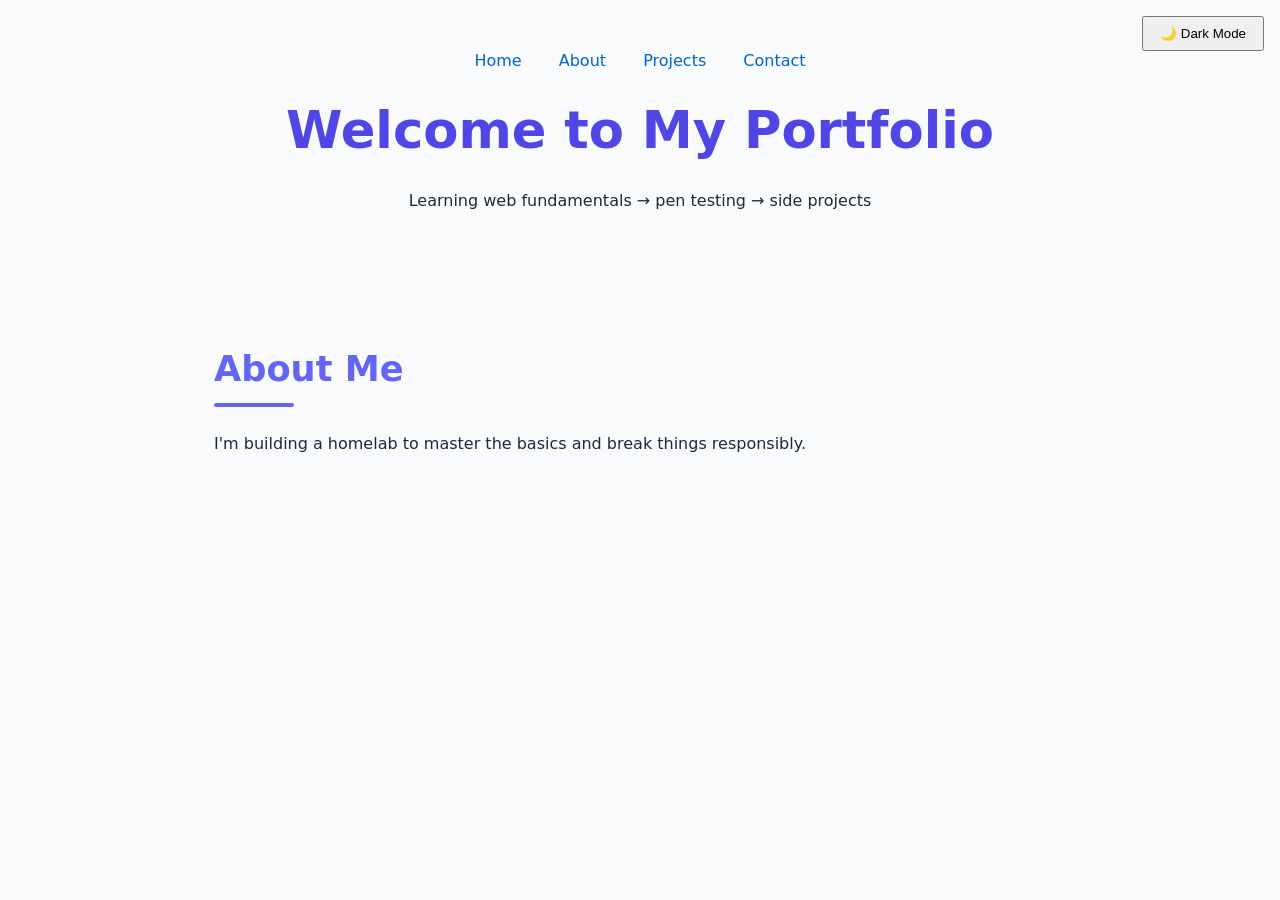
<file: index.html>
<!DOCTYPE html>
<html lang="en">
<head>
  <meta charset="UTF-8" />
  <meta name="viewport" content="width=device-width, initial-scale=1.0"/>
  <link rel="stylesheet" href="styles.css" />
  <script src="script.js" defer></script>
  <title>Luke's Portfolio</title>
</head>
<body>
  <button class="theme-toggle">🌙 Dark Mode</button>

    <nav>
        <a href="index.html">Home</a>
        <a href="about.html">About</a>
        <a href="projects.html">Projects</a>
        <a href="contact.html">Contact</a>
    </nav>

  <header>
    <h1>Welcome to My Portfolio</h1>
    <p>Learning web fundamentals → pen testing → side projects</p>
  </header>

  <div class="container">
    <section class="section">
        <h2>About Me</h2>
        <p>I'm building a homelab to master the basics and break things responsibly.</p>
    </section>
  </div>

</body>
</html>
</file>
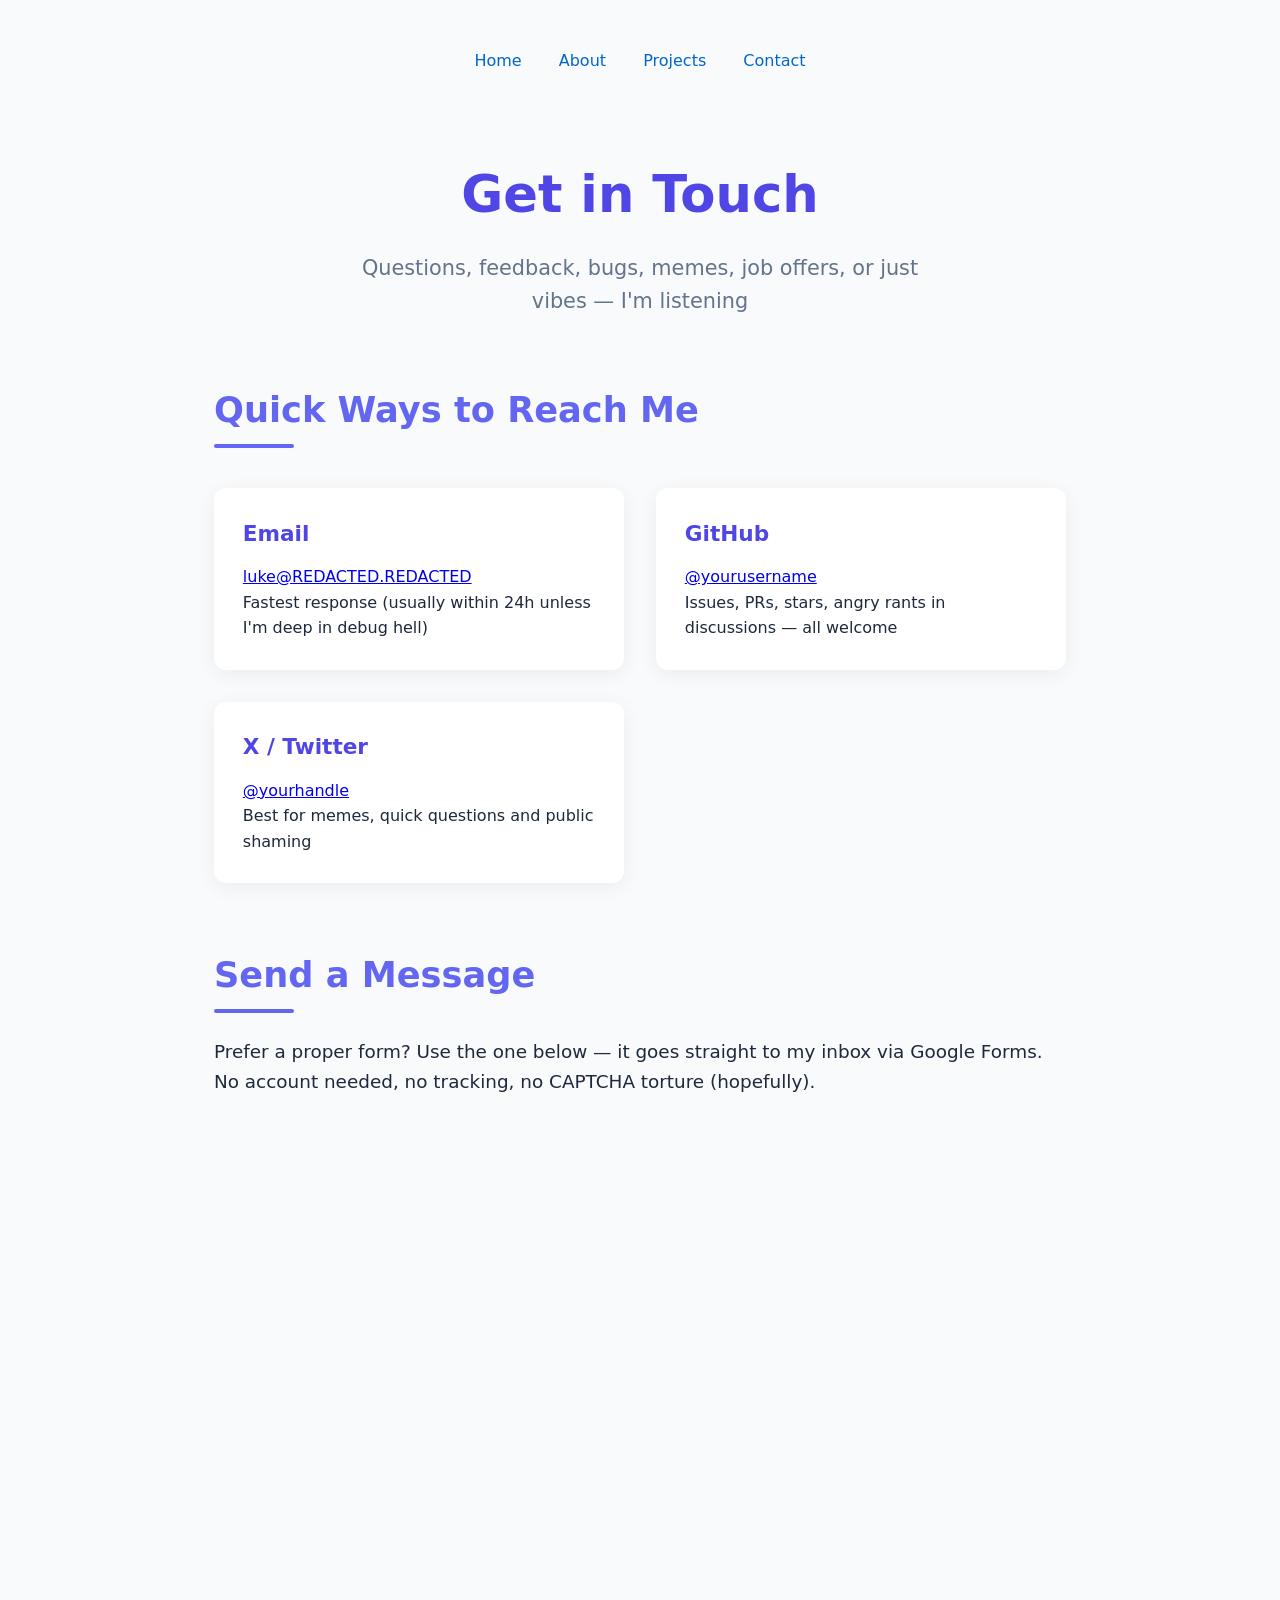
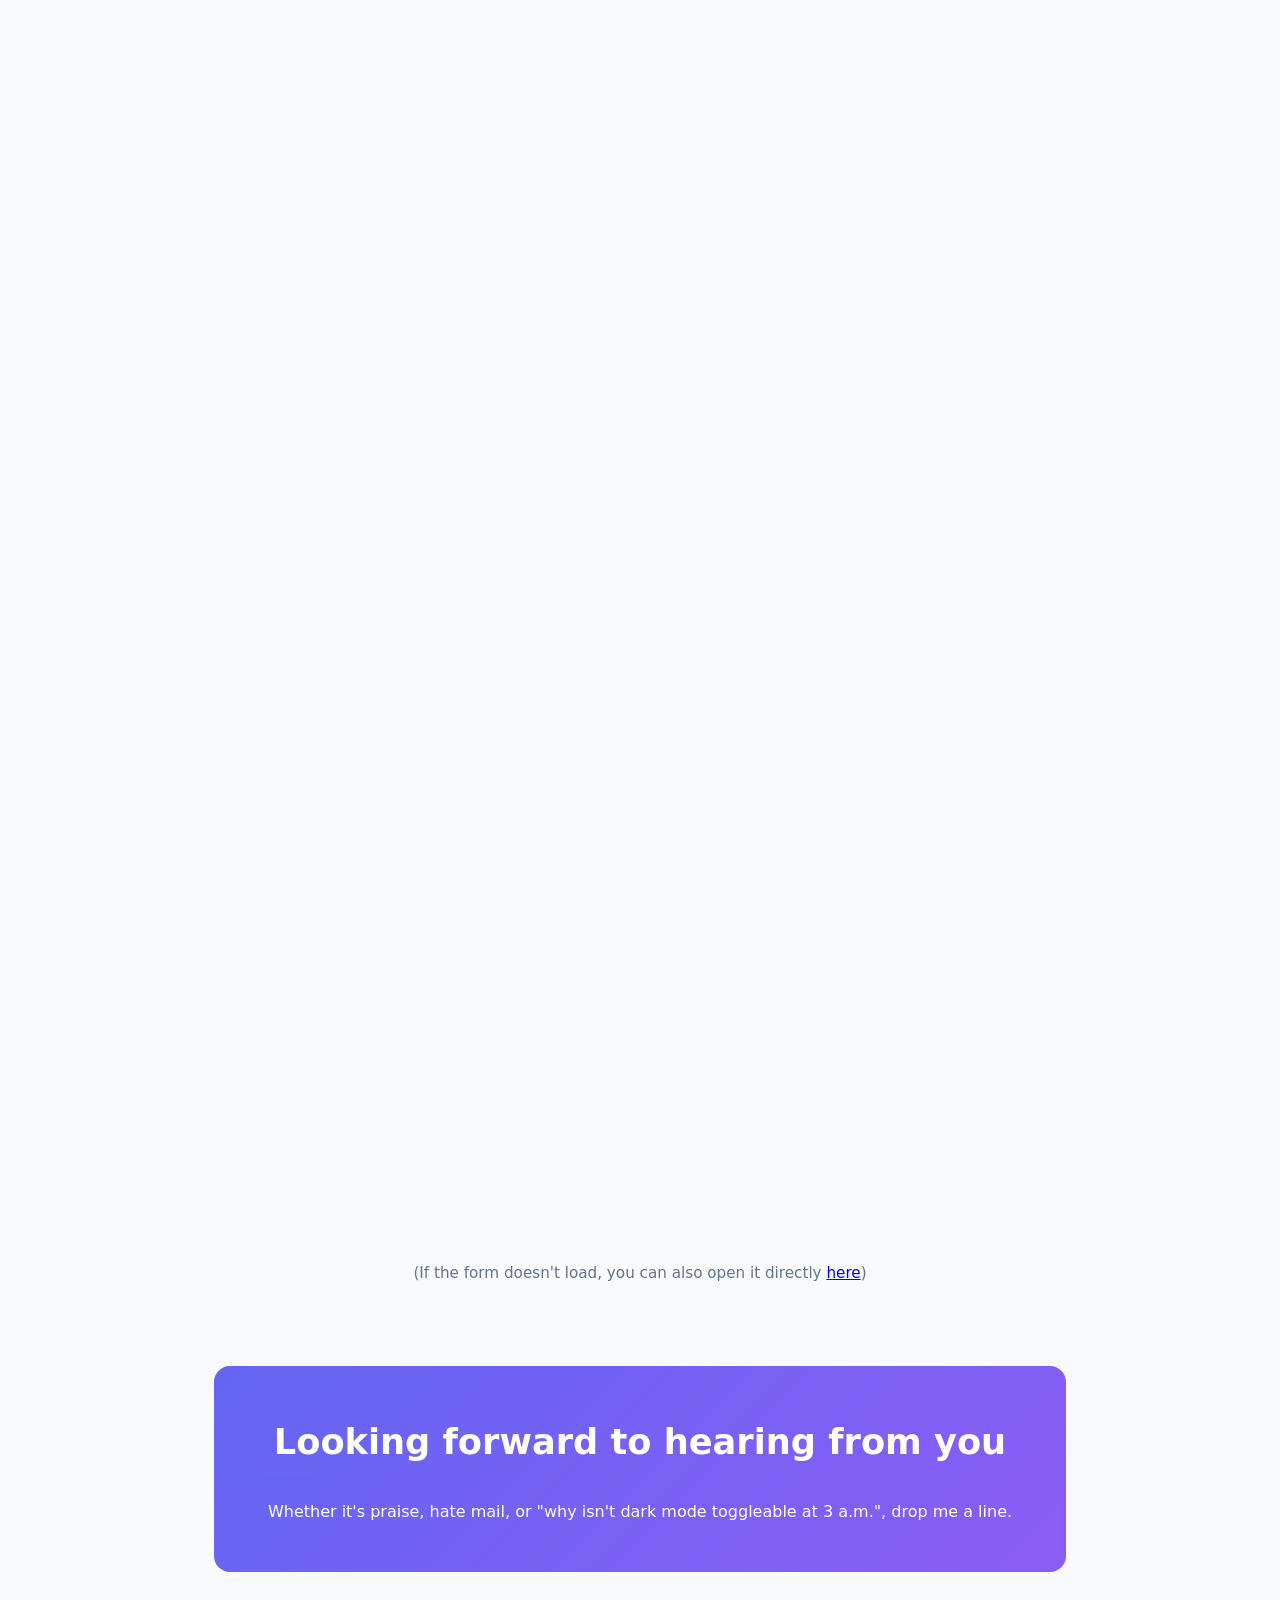
<file: contact.html>
<!DOCTYPE html>
<html lang="en">
<head>
  <meta charset="UTF-8" />
  <meta name="viewport" content="width=device-width, initial-scale=1.0"/>
  <title>Contact - Project Nebula</title>
  <link rel="stylesheet" href="styles.css">
</head>
<body>

    <nav>
        <a href="index.html">Home</a>
        <a href="about.html">About</a>
        <a href="projects.html">Projects</a>
        <a href="contact.html">Contact</a>
    </nav>

  <div class="container">
    <header>
      <h1>Get in Touch</h1>
      <p class="tagline">Questions, feedback, bugs, memes, job offers, or just vibes — I'm listening</p>
    </header>

    <section class="section">
      <h2>Quick Ways to Reach Me</h2>
      
      <div class="features">
        <div class="feature-card">
          <h3>Email</h3>
          <p><a href="mailto:lukeholpersonal@gmail.com">luke@REDACTED.REDACTED</a></p>
          <p>Fastest response (usually within 24h unless I'm deep in debug hell)</p>
        </div>

        <div class="feature-card">
          <h3>GitHub</h3>
          <p><a href="https://github.com/yourusername" target="_blank">@yourusername</a></p>
          <p>Issues, PRs, stars, angry rants in discussions — all welcome</p>
        </div>

        <div class="feature-card">
          <h3>X / Twitter</h3>
          <p><a href="https://x.com/yourhandle" target="_blank">@yourhandle</a></p>
          <p>Best for memes, quick questions and public shaming</p>
      </div>
    </section>

    <section class="section">
      <h2>Send a Message</h2>
      <p class="about-text">
        Prefer a proper form? Use the one below — it goes straight to my inbox via Google Forms.<br>
        No account needed, no tracking, no CAPTCHA torture (hopefully).
      </p>

      <iframe src="https://docs.google.com/forms/d/e/1FAIpQLSeuL0RIT-qzHI1DBTcazACsqYaakl7DWM7TorDIcEH0zM4omA/viewform?embedded=true" width="640" height="826" frameborder="0" marginheight="0" marginwidth="0">Loading…</iframe>

      <div class="google-form-wrapper">
        <iframe 
          src="https://docs.google.com/forms/d/e/YOUR_FORM_ID/viewform?embedded=true" 
          width="100%" 
          height="900" 
          frameborder="0" 
          marginheight="0" 
          marginwidth="0">
          Loading…
        </iframe>
      </div>

      <p style="text-align: center; margin-top: 1.5rem; color: var(--text-light); font-size: 0.95rem;">
        (If the form doesn't load, you can also open it directly 
        <a href="https://forms.gle/YOUR_SHORT_LINK" target="_blank">here</a>)
      </p>
    </section>

    <div class="cta">
      <h2>Looking forward to hearing from you</h2>
      <p>Whether it's praise, hate mail, or "why isn't dark mode toggleable at 3 a.m.", drop me a line.</p>
    </div>

  </div>

</body>
</html>
</file>
<file: styles.css>
body {
      font-family: system-ui, sans-serif;
      margin: 0;
      padding: 2rem;
      background: #f0f4f8;
      color: #333;
    }
    header { text-align: center; margin-bottom: 2rem; }
    h1 { color: #0066cc; }
    .theme-toggle { 
      position: fixed; top: 1rem; right: 1rem; 
      padding: 0.5rem 1rem; cursor: pointer; 
    }
body.dark {
      background: #121212;
      color: #e0e0e0;
    }
    body.dark h1 { color: #66b3ff;
}
nav {
  text-align: center;
  margin: 1rem 0;
}
nav a { margin: 0 1rem; color: #0066cc; text-decoration: none; }
nav a:hover { text-decoration: underline; }

@media (max-width: 600px) {
  nav a { display: block; margin: 0.5rem 0; }
}
:root {
      --primary: #6366f1;
      --primary-dark: #4f46e5;
      --text: #1e293b;
      --text-light: #64748b;
      --bg: #f8fafc;
    }

    * {
      margin: 0;
      padding: 0;
      box-sizing: border-box;
    }

    body {
      font-family: system-ui, -apple-system, sans-serif;
      background: var(--bg);
      color: var(--text);
      line-height: 1.6;
    }

    .container {
      max-width: 900px;
      margin: 0 auto;
      padding: 4rem 1.5rem;
    }

    header {
      text-align: center;
      margin-bottom: 4rem;
    }

    h1 {
      font-size: 3.2rem;
      margin-bottom: 1rem;
      color: var(--primary-dark);
    }

    .tagline {
      font-size: 1.3rem;
      color: var(--text-light);
      max-width: 600px;
      margin: 0 auto;
    }

    .section {
      margin-bottom: 4rem;
    }

    h2 {
      font-size: 2.2rem;
      margin-bottom: 1.5rem;
      color: var(--primary);
      position: relative;
      padding-bottom: 0.6rem;
    }

    h2:after {
      content: '';
      position: absolute;
      bottom: 0;
      left: 0;
      width: 80px;
      height: 4px;
      background: var(--primary);
      border-radius: 2px;
    }

    .about-text {
      font-size: 1.15rem;
      max-width: 75ch;
    }

    .features {
      display: grid;
      grid-template-columns: repeat(auto-fit, minmax(280px, 1fr));
      gap: 2rem;
      margin-top: 2.5rem;
    }

    .feature-card {
      background: white;
      padding: 1.8rem;
      border-radius: 12px;
      box-shadow: 0 4px 20px rgba(0,0,0,0.06);
      transition: transform 0.15s ease, box-shadow 0.15s ease;
    }

    .feature-card:hover {
      transform: translateY(-6px);
      box-shadow: 0 10px 30px rgba(99,102,241,0.15);
    }

    .feature-card h3 {
      color: var(--primary-dark);
      margin-bottom: 0.8rem;
      font-size: 1.35rem;
    }

    .cta {
      text-align: center;
      margin-top: 5rem;
      padding: 3rem 1rem;
      background: linear-gradient(135deg, #6366f1 0%, #8b5cf6 100%);
      color: white;
      border-radius: 16px;
    }

    .cta h2 {
      color: white;
      margin-bottom: 1.2rem;
    }

    .btn {
      display: inline-block;
      background: white;
      color: var(--primary-dark);
      padding: 0.9rem 2.2rem;
      border-radius: 50px;
      text-decoration: none;
      font-weight: 600;
      font-size: 1.1rem;
      margin-top: 1rem;
      transition: all 0.2s;
    }

    .btn:hover {
      transform: translateY(-2px);
      box-shadow: 0 8px 25px rgba(0,0,0,0.2);
    }
    .project-card {
      background: white;
      padding: 1.5rem;
      border-radius: 16px;
      box-shadow: 0 6px 25px rgba(0,0,0,0.08);
      transition: all 0.3s ease;
      overflow: hidden;
    }
    .project-card:hover {
      transform: scale(1.03);
      box-shadow: 0 15px 40px rgba(99,102,241,0.2);
    }
    .project-screenshot {
      width: 100%;
      height: auto;
      border-radius: 12px;
      margin-bottom: 1.2rem;
      box-shadow: 0 4px 15px rgba(0,0,0,0.1);
    }
    .meme {
      width: 100%;
      max-height: 320px;
      object-fit: cover;
      border-radius: 12px;
      border: 3px solid #facc15;
      margin: 1rem 0;
    }
    .project-label {
      font-size: 0.85rem;
      background: #6366f1;
      color: white;
      padding: 0.3rem 0.8rem;
      border-radius: 9999px;
      display: inline-block;
      margin-bottom: 0.8rem;
    }
    img {
  max-width: 90%; /* or any percentage/pixel value less than 100% */
  height: auto;
  display: block; /* optional, helps with centering and layout */
  margin: 0 auto; /* optional, centers the image if smaller than container */
    }
</file>
